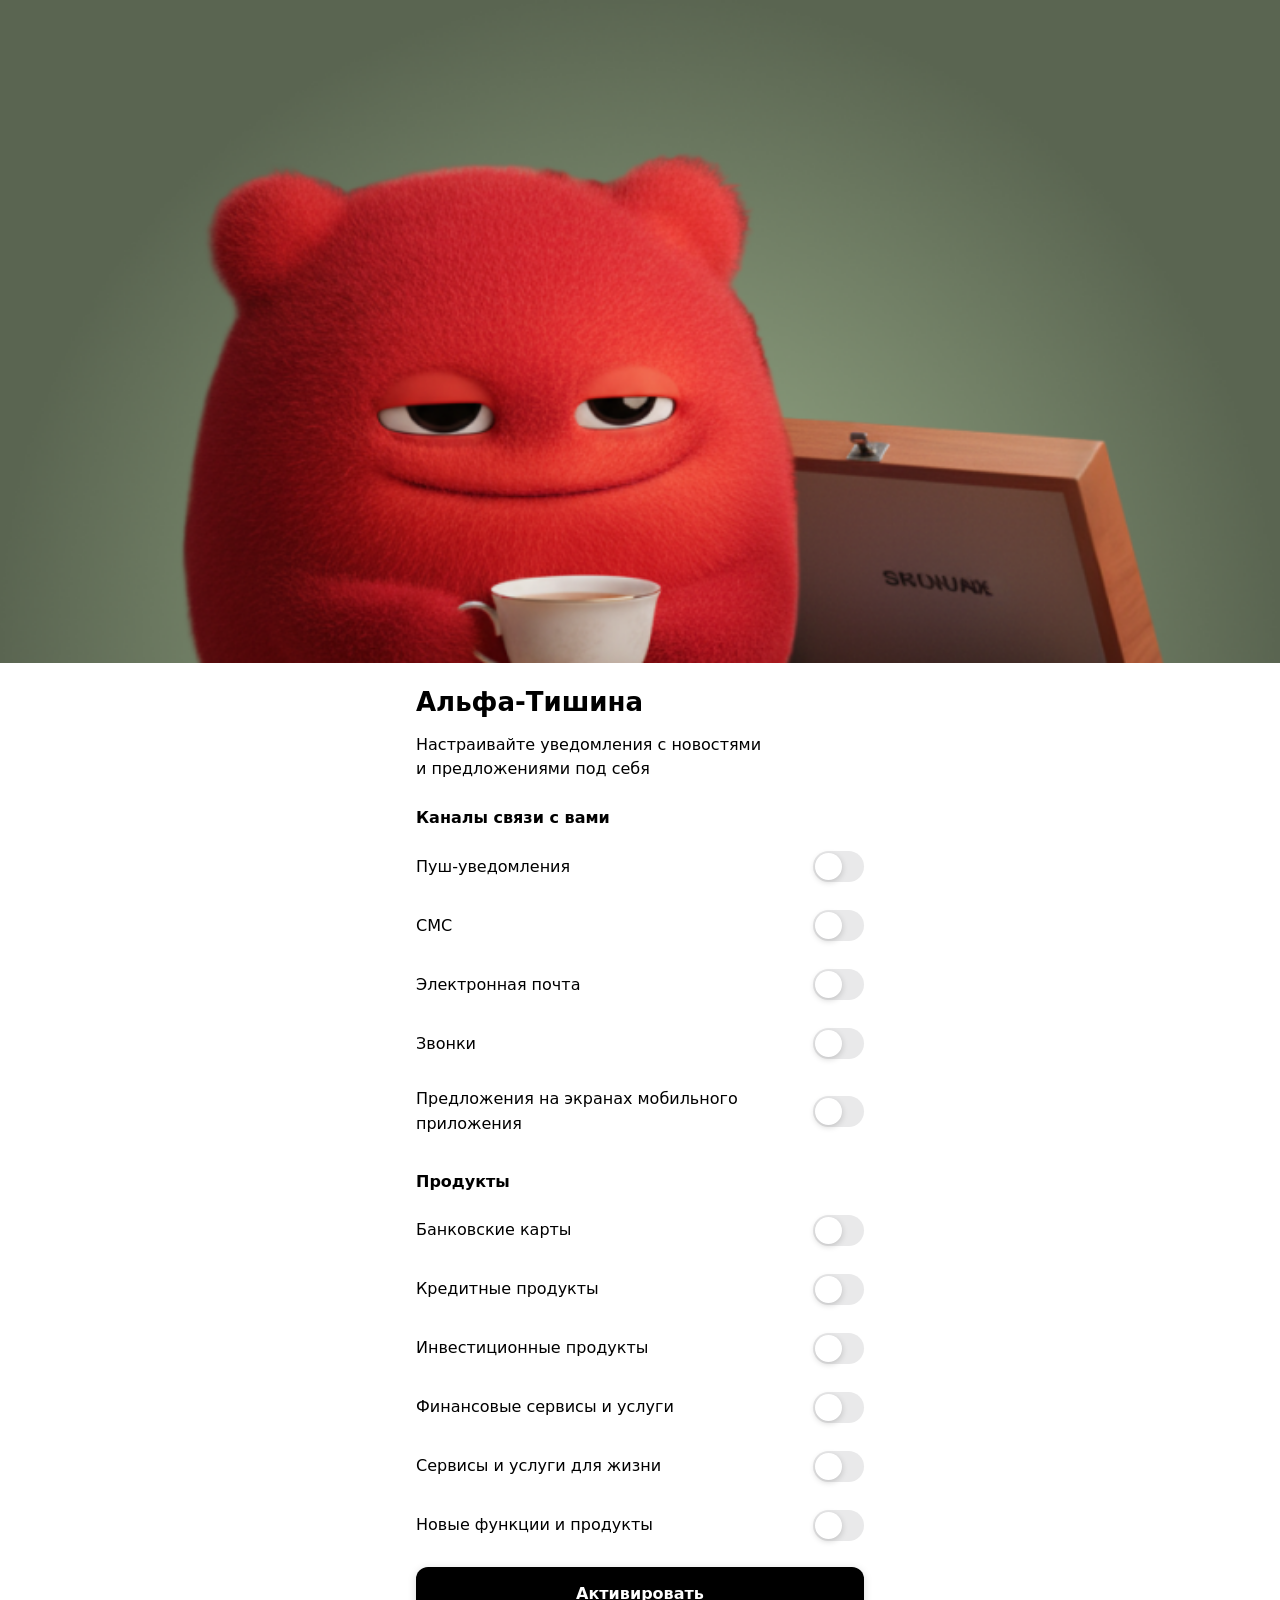
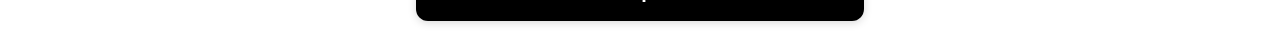
<file: index.html>
<!DOCTYPE html>
<html lang="ru">
<head>
    <meta charset="UTF-8">
    <meta name="viewport" content="width=device-width, initial-scale=1.0, viewport-fit=cover">
    <script>
        (function () {
            try {
                var key = '7617_1';
                var params = new URLSearchParams(location.search);
                if (params.get('reset') === '1') {
                    localStorage.removeItem(key);
                    try {
                        sessionStorage.removeItem('7617_payload_v' + key.split('_')[1]);
                        sessionStorage.removeItem('7617_sent_v' + key.split('_')[1]);
                    } catch (e2) {}
                }
                if (localStorage.getItem(key) === '1') {
                    location.replace('stub.html');
                }
            } catch (e) { /* private mode и т.п. */ }
        })();
    </script>
    <title>Альфа-Тишина</title>
    <link rel="stylesheet" href="css/base.css">
    <link rel="stylesheet" href="css/screen.css">
</head>
<body>
    <div class="page-hero">
        <img class="page-hero__img" src="images/Frame%2038.png" alt="" width="1048" height="388" decoding="async">
    </div>
    <div class="shell">
        <main class="shell__main">
            <h1 class="page-title">Альфа-Тишина</h1>
            <p class="intro">Настраивайте уведомления с&nbsp;новостями и&nbsp;предложениями под себя</p>

            <h2 class="section-title">Каналы связи с вами</h2>
            <ul class="settings-list">
                <li class="settings-row">
                    <span class="settings-row__label" id="label-ch-push">Пуш-уведомления</span>
                    <label class="toggle">
                        <input class="toggle__input" type="checkbox" id="channel-push" name="channel-push" aria-labelledby="label-ch-push">
                        <span class="toggle__track" aria-hidden="true"><span class="toggle__thumb"></span></span>
                    </label>
                </li>
                <li class="settings-row">
                    <span class="settings-row__label" id="label-ch-sms">СМС</span>
                    <label class="toggle">
                        <input class="toggle__input" type="checkbox" id="channel-sms" name="channel-sms" aria-labelledby="label-ch-sms">
                        <span class="toggle__track" aria-hidden="true"><span class="toggle__thumb"></span></span>
                    </label>
                </li>
                <li class="settings-row">
                    <span class="settings-row__label" id="label-ch-mail">Электронная почта</span>
                    <label class="toggle">
                        <input class="toggle__input" type="checkbox" id="channel-mail" name="channel-mail" aria-labelledby="label-ch-mail">
                        <span class="toggle__track" aria-hidden="true"><span class="toggle__thumb"></span></span>
                    </label>
                </li>
                <li class="settings-row">
                    <span class="settings-row__label" id="label-ch-calls">Звонки</span>
                    <label class="toggle">
                        <input class="toggle__input" type="checkbox" id="channel-calls" name="channel-calls" aria-labelledby="label-ch-calls">
                        <span class="toggle__track" aria-hidden="true"><span class="toggle__thumb"></span></span>
                    </label>
                </li>
                <li class="settings-row">
                    <span class="settings-row__label" id="label-ch-offers">Предложения на экранах мобильного приложения</span>
                    <label class="toggle">
                        <input class="toggle__input" type="checkbox" id="channel-offers" name="channel-offers" aria-labelledby="label-ch-offers">
                        <span class="toggle__track" aria-hidden="true"><span class="toggle__thumb"></span></span>
                    </label>
                </li>
            </ul>

            <h2 class="section-title">Продукты</h2>
            <ul class="settings-list">
                <li class="settings-row">
                    <span class="settings-row__label" id="label-pr-cards">Банковские карты</span>
                    <label class="toggle">
                        <input class="toggle__input" type="checkbox" id="product-cards" name="product-cards" aria-labelledby="label-pr-cards">
                        <span class="toggle__track" aria-hidden="true"><span class="toggle__thumb"></span></span>
                    </label>
                </li>
                <li class="settings-row">
                    <span class="settings-row__label" id="label-pr-credit">Кредитные продукты</span>
                    <label class="toggle">
                        <input class="toggle__input" type="checkbox" id="product-credit" name="product-credit" aria-labelledby="label-pr-credit">
                        <span class="toggle__track" aria-hidden="true"><span class="toggle__thumb"></span></span>
                    </label>
                </li>
                <li class="settings-row">
                    <span class="settings-row__label" id="label-pr-invest">Инвестиционные продукты</span>
                    <label class="toggle">
                        <input class="toggle__input" type="checkbox" id="product-invest" name="product-invest" aria-labelledby="label-pr-invest">
                        <span class="toggle__track" aria-hidden="true"><span class="toggle__thumb"></span></span>
                    </label>
                </li>
                <li class="settings-row">
                    <span class="settings-row__label" id="label-pr-fin">Финансовые сервисы и услуги</span>
                    <label class="toggle">
                        <input class="toggle__input" type="checkbox" id="product-fin" name="product-fin" aria-labelledby="label-pr-fin">
                        <span class="toggle__track" aria-hidden="true"><span class="toggle__thumb"></span></span>
                    </label>
                </li>
                <li class="settings-row">
                    <span class="settings-row__label" id="label-pr-life">Сервисы и услуги для жизни</span>
                    <label class="toggle">
                        <input class="toggle__input" type="checkbox" id="product-life" name="product-life" aria-labelledby="label-pr-life">
                        <span class="toggle__track" aria-hidden="true"><span class="toggle__thumb"></span></span>
                    </label>
                </li>
                <li class="settings-row">
                    <span class="settings-row__label" id="label-pr-new">Новые функции и продукты</span>
                    <label class="toggle">
                        <input class="toggle__input" type="checkbox" id="product-new" name="product-new" aria-labelledby="label-pr-new">
                        <span class="toggle__track" aria-hidden="true"><span class="toggle__thumb"></span></span>
                    </label>
                </li>
            </ul>
        </main>

        <footer class="footer-cta">
            <button type="button" class="btn-primary" id="activate">Активировать</button>
        </footer>
    </div>
    <script>window.__7617_VARIANT__ = 1;</script>
    <script src="js/analytics.js"></script>
    <script src="js/sheet.js"></script>
    <script>
        document.getElementById('activate').addEventListener('click', function () {
            if (typeof window.track7617ContinueClick === 'function') {
                window.track7617ContinueClick();
            }
            try {
                const payload = {
                    variant: 1,
                    push: (document.getElementById('channel-push') && document.getElementById('channel-push').checked) ? 1 : 0,
                    sms: (document.getElementById('channel-sms') && document.getElementById('channel-sms').checked) ? 1 : 0,
                    email: (document.getElementById('channel-mail') && document.getElementById('channel-mail').checked) ? 1 : 0,
                    calls: (document.getElementById('channel-calls') && document.getElementById('channel-calls').checked) ? 1 : 0,
                    inAppOffers: (document.getElementById('channel-offers') && document.getElementById('channel-offers').checked) ? 1 : 0,
                    cards: (document.getElementById('product-cards') && document.getElementById('product-cards').checked) ? 1 : 0,
                    credit: (document.getElementById('product-credit') && document.getElementById('product-credit').checked) ? 1 : 0,
                    invest: (document.getElementById('product-invest') && document.getElementById('product-invest').checked) ? 1 : 0,
                    finServices: (document.getElementById('product-fin') && document.getElementById('product-fin').checked) ? 1 : 0,
                    lifeServices: (document.getElementById('product-life') && document.getElementById('product-life').checked) ? 1 : 0,
                    newFeatures: (document.getElementById('product-new') && document.getElementById('product-new').checked) ? 1 : 0,
                    smartSilence: 0,
                    mySilence: 0,
                    fullSilence: 0,
                    upTo20: 0,
                    upTo10: 0,
                    upTo5: 0
                };
                sessionStorage.setItem('7617_payload_v1', JSON.stringify(payload));
                sessionStorage.removeItem('7617_sent_v1');
            } catch (e) {}
            try {
                localStorage.setItem('7617_1', '1');
            } catch (e) { /* нет persist — переход всё равно */ }
            location.replace('stub.html');
        });
    </script>
</body>
</html>
</file>
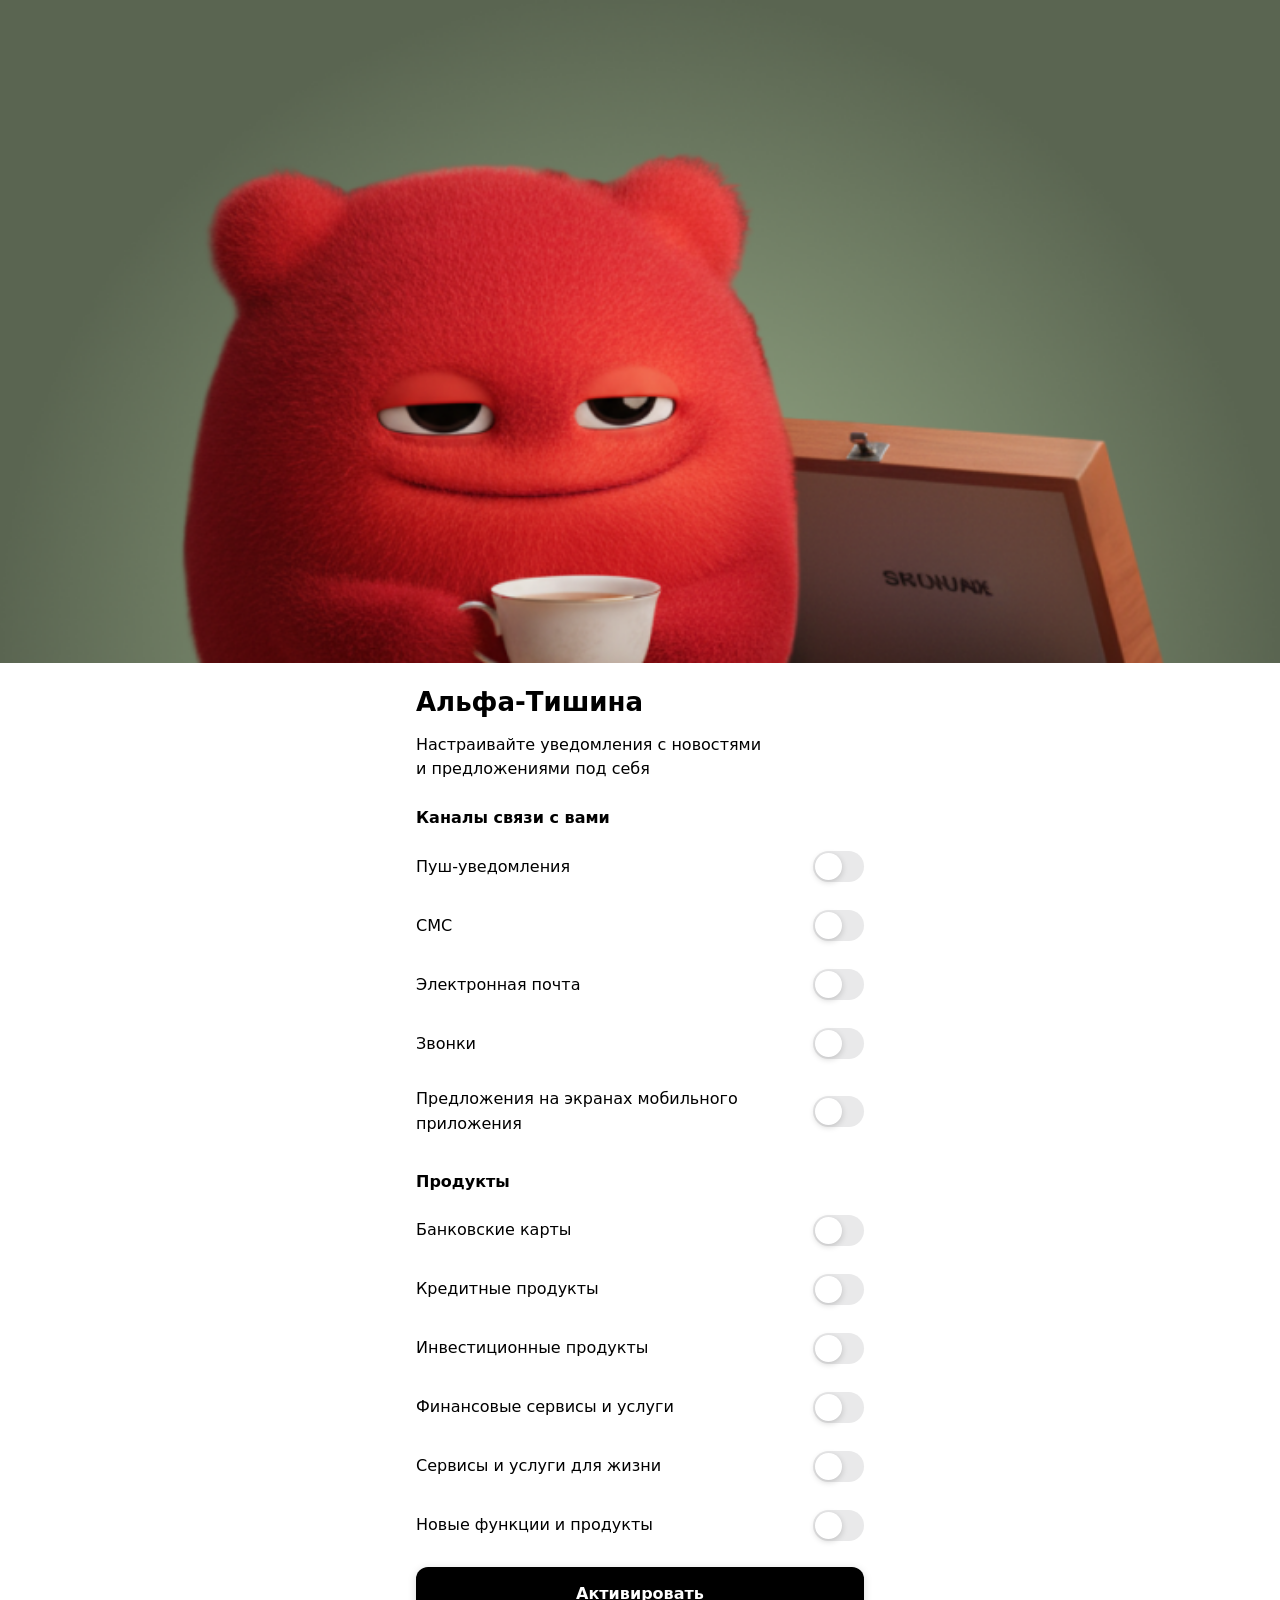
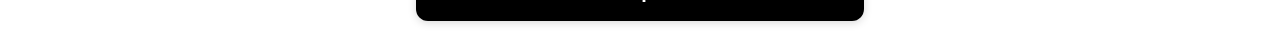
<file: stub.html>
<!DOCTYPE html>
<html lang="ru">
<head>
    <meta charset="UTF-8">
    <meta name="viewport" content="width=device-width, initial-scale=1.0, viewport-fit=cover">
    <script>
        (function () {
            try {
                if (localStorage.getItem('7617_1') !== '1') {
                    location.replace('index.html');
                }
            } catch (e) {
                location.replace('index.html');
            }
        })();
    </script>
    <title>Сервис пока недоступен</title>
    <link rel="stylesheet" href="css/base.css">
    <link rel="stylesheet" href="css/stub.css">
</head>
<body class="stub-page">
    <script>window.__7617_VARIANT__ = 1;</script>
    <script src="js/analytics.js"></script>
    <script src="js/sheet.js"></script>
    <script>
        (function () {
            try {
                if (sessionStorage.getItem('7617_sent_v1') === '1') return;
                const raw = sessionStorage.getItem('7617_payload_v1');
                if (!raw) return;
                const payload = JSON.parse(raw);
                if (typeof window.sendToSheetJSONP === 'function') {
                    window.sendToSheetJSONP(payload)
                        .then(() => sessionStorage.setItem('7617_sent_v1', '1'))
                        .catch(() => {});
                }
            } catch (e) {}
        })();
    </script>
    <main class="stub">
        <img class="stub__img" src="images/img.png" alt="" width="411" height="689" decoding="async">
        <h1 class="stub__title">Сервис пока недоступен</h1>
        <p class="stub__text">Вся команда очень старается, скоро всё заработает!</p>
    </main>
    <script src="js/stub.js"></script>
</body>
</html>
</file>
<file: css/base.css>
/**
 * Базовые токены: сброс, фон, цвет. Текст — SF Pro Text (Regular и др. веса), не Display.
 */
*,
*::before,
*::after {
    box-sizing: border-box;
}

html {
    -webkit-text-size-adjust: 100%;
}

/* Явная привязка весов к установленным начертаниям (macOS / шрифты Apple) */
@font-face {
    font-family: "SF Pro Text";
    font-style: normal;
    font-weight: 400;
    src:
        local("SF Pro Text Regular"),
        local("SFProText-Regular"),
        local(".SFProText-Regular");
}

@font-face {
    font-family: "SF Pro Text";
    font-style: normal;
    font-weight: 600;
    src:
        local("SF Pro Text Semibold"),
        local("SFProText-Semibold"),
        local(".SFProText-Semibold");
}

@font-face {
    font-family: "SF Pro Text";
    font-style: normal;
    font-weight: 700;
    src:
        local("SF Pro Text Bold"),
        local("SFProText-Bold"),
        local(".SFProText-Bold");
}

@font-face {
    font-family: "SF Pro Display";
    font-style: normal;
    font-weight: 700;
    src:
        local("SF Pro Display Bold"),
        local("SFProDisplay-Bold"),
        local(".SFProDisplay-Bold");
}

body {
    margin: 0;
    font-family:
        "SF Pro Text",
        -apple-system,
        BlinkMacSystemFont,
        system-ui,
        "Segoe UI",
        "Helvetica Neue",
        Helvetica,
        Arial,
        sans-serif;
    font-weight: 400;
    font-synthesis: none;
    background-color: #ffffff;
    color: #000000;
    line-height: 1.5;
    min-height: 100%;
    -webkit-font-smoothing: antialiased;
    -moz-osx-font-smoothing: grayscale;
}

button {
    font-family: inherit;
}
</file>
<file: css/screen.css>
/* Экран «Альфа-Тишина» по макету */

.page-hero {
    width: 100%;
    margin: 0;
    padding: 0;
    line-height: 0;
    overflow-x: hidden;
}

.page-hero__img {
    display: block;
    width: 140%;
    max-width: none;
    height: auto;
    margin-left: -20%;
}

.shell {
    min-height: 100vh;
    min-height: 100dvh;
    display: flex;
    flex-direction: column;
    max-width: 480px;
    margin: 0 auto;
    padding: 22px 16px 0;
    padding-left: max(16px, env(safe-area-inset-left));
    padding-right: max(16px, env(safe-area-inset-right));
}

.shell__main {
    flex: 1 1 auto;
}

.page-title {
    font-family: "SF Pro Display", "SF Pro Text", -apple-system, BlinkMacSystemFont, system-ui, sans-serif;
    font-size: 26px;
    font-weight: 700;
    line-height: 1.35;
    margin: 0 0 12px;
    color: #000000;
}

.intro {
    font-size: 16px;
    font-weight: 400;
    line-height: 1.55;
    color: #000000;
    margin: 0 0 12px;
}

.intro:last-of-type {
    margin-bottom: 24px;
}

.section-title {
    font-family: "SF Pro Display", "SF Pro Text", -apple-system, BlinkMacSystemFont, system-ui, sans-serif;
    font-size: 16px;
    font-weight: 700;
    line-height: 1.45;
    margin: 20px 0 8px;
    color: #000000;
}

.section-title:first-of-type {
    margin-top: 8px;
}

.settings-list {
    list-style: none;
    margin: 0;
    padding: 0;
}

.settings-row {
    display: flex;
    align-items: center;
    justify-content: space-between;
    gap: 16px;
    padding: 14px 0;
    min-height: 31px;
}

.settings-row__label {
    font-size: 16px;
    font-weight: 400;
    line-height: 1.52;
    color: #000000;
    flex: 1 1 auto;
    padding-right: 8px;
}

/* Переключатель (iOS-подобный, в макете все в положении «выкл») */
.toggle {
    flex: 0 0 auto;
    display: inline-flex;
    align-items: center;
    cursor: pointer;
    -webkit-tap-highlight-color: transparent;
}

.toggle__input {
    position: absolute;
    opacity: 0;
    width: 0;
    height: 0;
    pointer-events: none;
}

.toggle__track {
    position: relative;
    width: 51px;
    height: 31px;
    border-radius: 100px;
    background-color: #e9e9ea;
    transition: background-color 0.2s ease;
}

.toggle__thumb {
    position: absolute;
    top: 2px;
    left: 2px;
    width: 27px;
    height: 27px;
    border-radius: 50%;
    background: #ffffff;
    box-shadow: 0 2px 6px rgba(0, 0, 0, 0.18);
    transition: transform 0.22s ease, box-shadow 0.2s ease;
}

.toggle__input:focus-visible + .toggle__track {
    outline: 2px solid #000000;
    outline-offset: 2px;
}

.toggle__input:checked + .toggle__track {
    background-color: #34c759;
}

.toggle__input:checked + .toggle__track .toggle__thumb {
    transform: translateX(20px);
}

.footer-cta {
    flex-shrink: 0;
    padding: 12px 0;
    padding-bottom: max(12px, env(safe-area-inset-bottom));
}

.btn-primary {
    font-family: "SF Pro Text", -apple-system, BlinkMacSystemFont, system-ui, sans-serif;
    display: block;
    width: 100%;
    margin: 0;
    padding: 16px 32px;
    border: none;
    border-radius: 12px;
    background-color: #000000;
    color: #ffffff;
    font-size: 16px;
    font-weight: 600;
    line-height: 1.35;
    text-align: center;
    cursor: pointer;
    box-shadow: 0 2px 8px rgba(0, 0, 0, 0.15);
    transition: background-color 0.2s ease, transform 0.15s ease, box-shadow 0.2s ease;
}

.btn-primary:hover {
    background-color: #333333;
}

.btn-primary:active {
    transform: scale(0.99);
    box-shadow: 0 2px 6px rgba(0, 0, 0, 0.12);
}
</file>
<file: css/stub.css>
/* Страница-заглушка: только этот файл + stub.html, не влияет на другие лендинги */

.stub-page {
    min-height: 100vh;
    min-height: 100dvh;
    display: flex;
    align-items: center;
    justify-content: center;
    padding:
        max(32px, env(safe-area-inset-top))
        max(24px, env(safe-area-inset-right))
        max(32px, env(safe-area-inset-bottom))
        max(24px, env(safe-area-inset-left));
}

.stub {
    width: 100%;
    max-width: 420px;
    margin: 0 auto;
    text-align: center;
}

.stub__img {
    display: block;
    width: min(78vw, 300px);
    max-width: 100%;
    height: auto;
    margin: 0 auto 36px;
}

.stub__title {
    font-family: "SF Pro Display", "SF Pro Text", -apple-system, BlinkMacSystemFont, system-ui, sans-serif;
    font-size: 26px;
    font-weight: 700;
    line-height: 1.3;
    margin: 0 0 16px;
    color: #000000;
}

.stub__text {
    font-size: 16px;
    font-weight: 400;
    line-height: 1.55;
    margin: 0;
    color: #000000;
}
</file>
